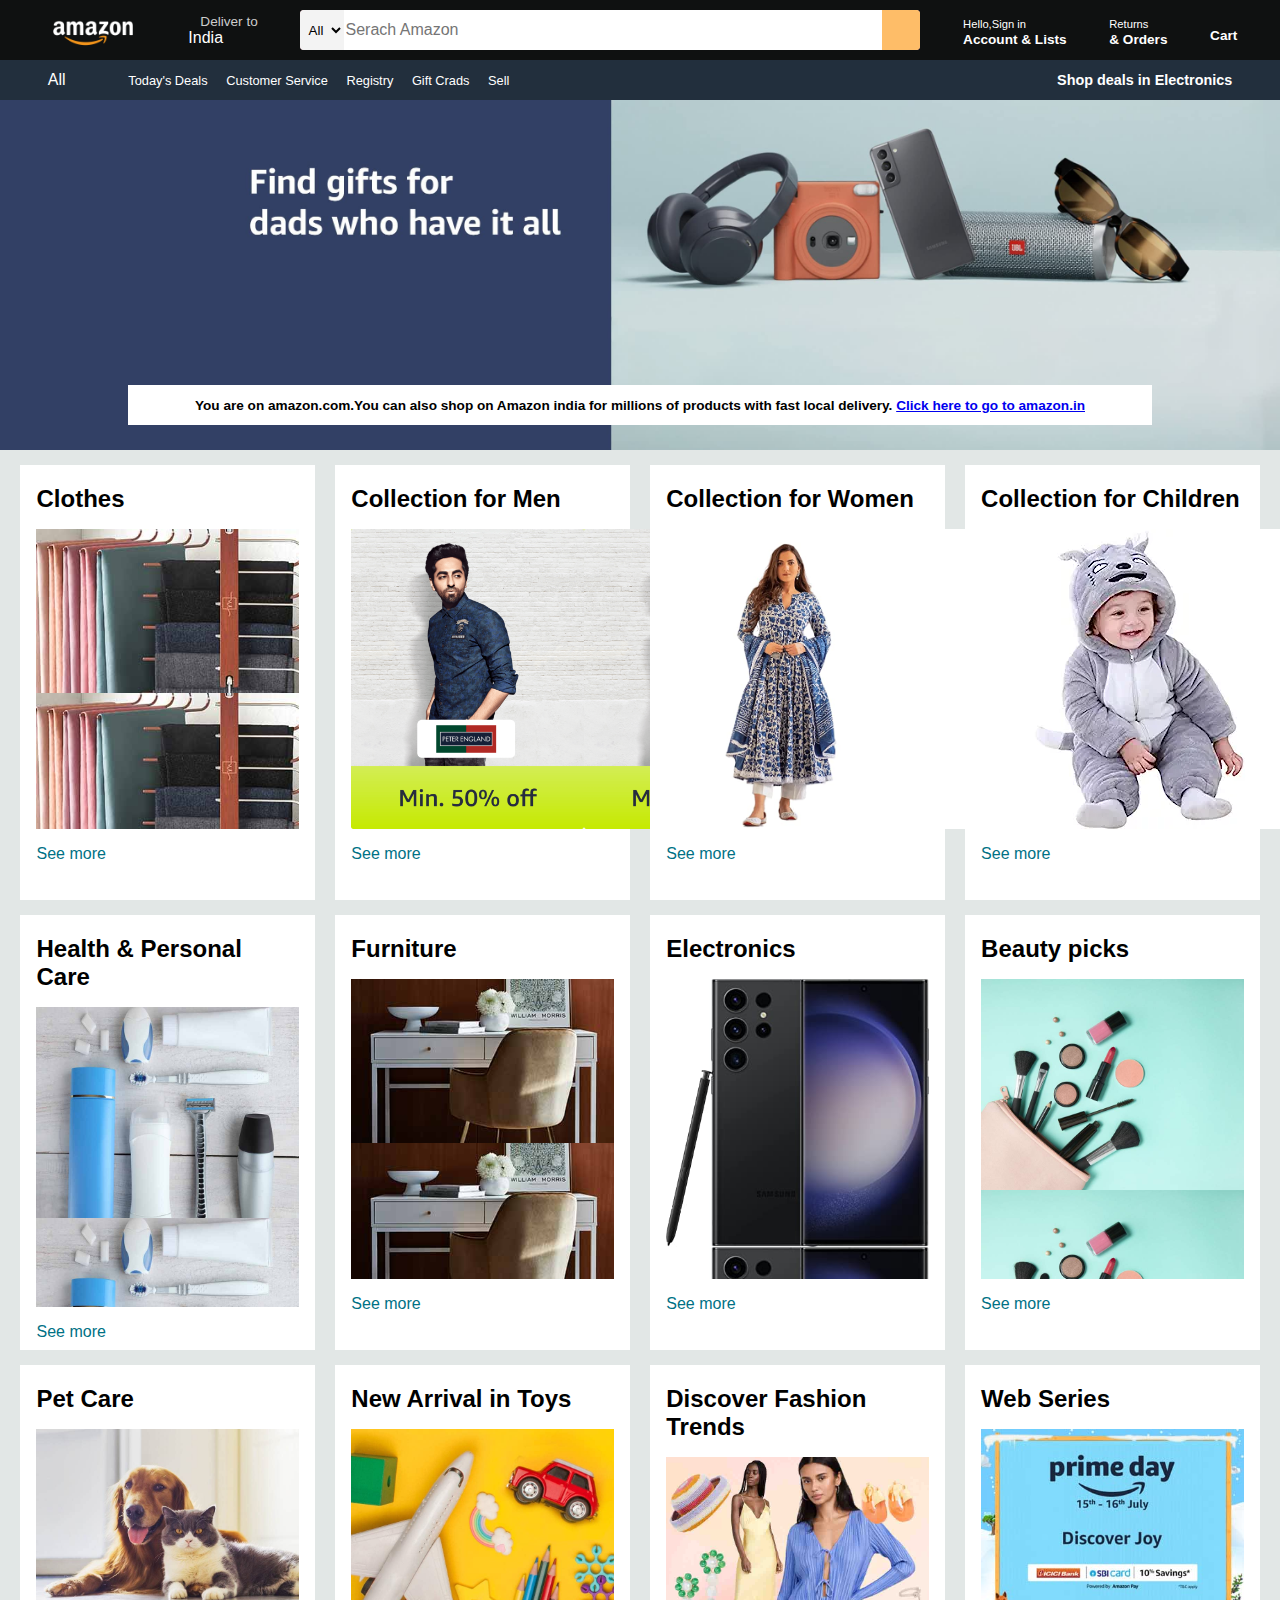
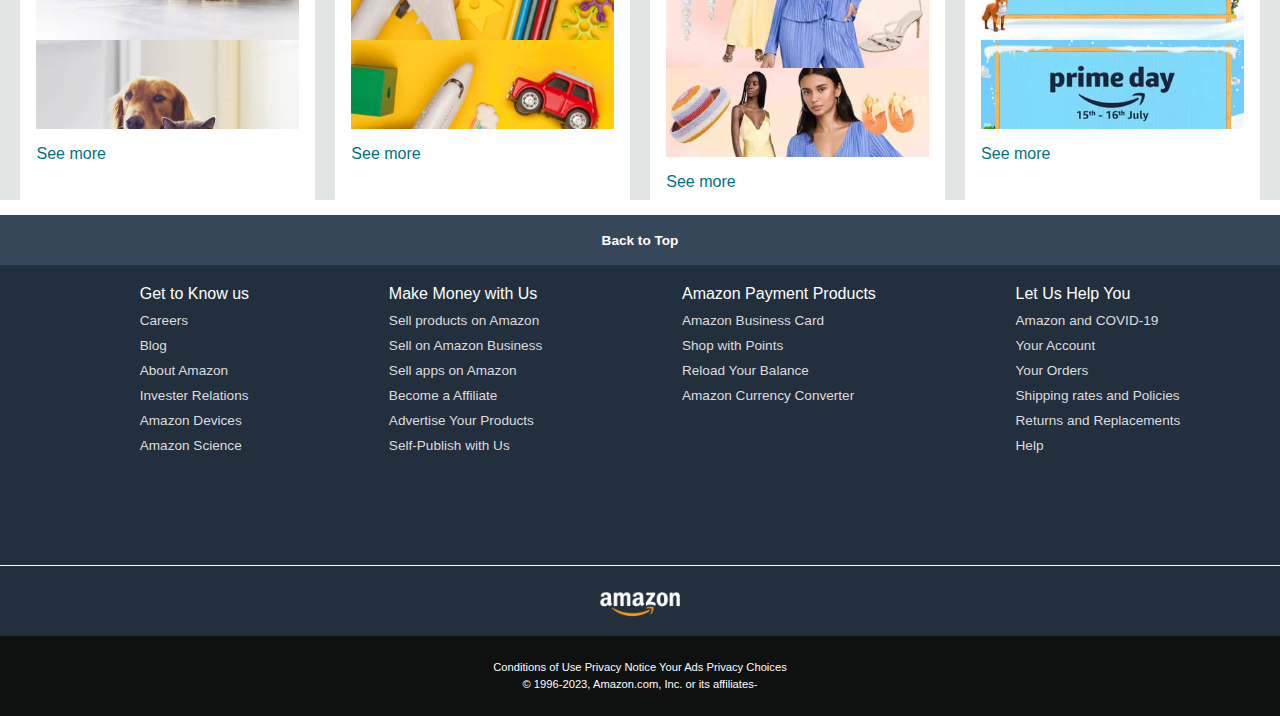
<file: Project-1_Clone/index.html>
<!DOCTYPE html>
<html lang="en">
<head>
    <meta charset="UTF-8">
    <meta name="viewport" content="width=device-width, initial-scale=1.0">
    <title>Amazon</title>
    <link rel="stylesheet" href="style.css">
    <link rel="stylesheet" href="https://cdnjs.cloudflare.com/ajax/libs/font-awesome/6.4.0/css/all.min.css" integrity="sha512-iecdLmaskl7CVkqkXNQ/ZH/XLlvWZOJyj7Yy7tcenmpD1ypASozpmT/E0iPtmFIB46ZmdtAc9eNBvH0H/ZpiBw==" crossorigin="anonymous" referrerpolicy="no-referrer" />
</head>
<body>
    <header>
        <div class="navbar">
            <div class="nav-logo border">
                <div class="logo"></div>
            </div>
            <div class="nav-address border">
                <p class="add-first">Deliver to</p>
                <div class="add-icon">
                    <i class="fa-solid fa-location-dot"></i>
                    <p class="add-second">India</p>
                </div>
            </div>
            <div class="nav-search">
                <select class="search-select">
                    <option>All</option>
                </select>
                <input placeholder="Serach Amazon" class="search-input">
                <div class="search-icon">
                    <i class="fa-solid fa-magnifying-glass"></i>
                </div>
            </div>

            <div class="nav-signin border">
                <p><span>Hello,Sign in</span> </p>
                <p class="nav-second">Account & Lists</p>
            </div>

            <div class="nav-return border">
                <p><span>Returns</span> </p>
                <p class="nav-second">& Orders</p>
            </div>

            <div class="nav-cart border">
                <i class="fa-solid fa-cart-shopping"></i>
                Cart
            </div>
        </div>
            <div class="panel">
                <div class="panel-all">
                    <i class="fa-solid fa-bars"></i>
                    All
                </div>
                <div class="panel-ops">
                    <p>Today's Deals</p>
                    <p>Customer Service</p>
                    <p>Registry</p>
                    <p>Gift Crads</p>
                    <p>Sell</p>
                </div>
                <div class="panel-deals border">
                    Shop deals in Electronics
                </div>
            </div>

    </header>

    <div class="hero-section">
        <div class="hero-msg">
            <p>You are on amazon.com.You can also shop on Amazon india for millions of products with fast local delivery. <a href="amazon.com">Click here to go to amazon.in</a> </p>
        </div>
    </div>

    <div class="shop-section">
        <div class=" box">
            <div class="box-content">
                <h2>Clothes</h2>
                <div class="box-img" style="background-image: url('box1_image.jpg');" ></div>
                <p>See more</p>
            </div>
        </div>
        <div class="box">
             <div class="box-content">
            <h2>Collection for Men</h2>
            <div class="box-img" style="background-image: url(men.png);  width: 300px";></div>
            <p>See more</p>
             </div>
        </div>
        <div class="box">
            <div class="box-content">
           <h2>Collection for Women</h2>
           <div class="box-img" style="background-image: url(women.jpg); width: 300px" ;></div>
           <p>See more</p>
            </div>
       </div>

       <div class="box">
        <div class="box-content">
       <h2>Collection for Children</h2>
       <div class="box-img" style="background-image: url(kid.webp); width: 300px" ></div>
       <p>See more</p>
        </div>
      </div>

      <div class="box">
      <div class="box-content">
      <h2>Health & Personal Care</h2>
      <div class="box-img" style="background-image: url('box2_image.jpg');"></div>
       <p>See more</p>
      </div>
     </div>

        <div class="box">
            <div class="box-content">
                <h2>Furniture</h2>
                <div class="box-img" style="background-image: url('box3_image.jpg');"></div>
                <p>See more</p>
            </div>
        </div>
        <div class="box">
            <div class="box-content">
                <h2>Electronics</h2>
                <div class="box-img" style="background-image: url('box4_image.jpg');"></div>
                <p>See more</p>
            </div>
        </div>

        <div class="box">
            <div class="box-content">
                <h2>Beauty picks</h2>
                <div class="box-img" style="background-image: url('box5_image.jpg');"></div>
                <p>See more</p>
            </div>
        </div>
        <div class="box">
             <div class="box-content">
            <h2>Pet Care</h2>
            <div class="box-img" style="background-image: url('box6_image.jpg');"></div>
            <p>See more</p>
             </div>
        </div>
        <div class="box">
            <div class="box-content">
                <h2>New Arrival in Toys</h2>
                <div class="box-img" style="background-image: url('box7_image.jpg');"></div>
                <p>See more</p>
            </div>
        </div>
        <div class="box">
            <div class="box-content">
                <h2>Discover Fashion Trends</h2>
                <div class="box-img" style="background-image: url('box8_image.jpg');"></div>
                <p>See more</p>
            </div>
        </div>
        <div class="box">
            <div class="box-content">
            <h2>Web Series</h2>
            <div class="box-img" style="background-image: url('web.jpg'); "></div>
            <p>See more</p>
             </div>
             </div>
    </div>

    <footer>
        <div class="foot-panel1">
            Back to Top
        </div>
    </footer>
    
    <div class="foot-panel2">
        <ul>
            <p>Get to Know us</p>
            <a>Careers</a>
            <a>Blog</a>
            <a>About Amazon</a>
            <a>Invester Relations</a>
            <a>Amazon Devices</a>
            <a>Amazon Science</a>
        </ul>
        <ul>
            <p>Make Money with Us</p>
            <a>Sell products on Amazon</a>
            <a>Sell on Amazon Business</a>
            <a>Sell apps on Amazon</a>
            <a>Become a Affiliate</a>
            <a>Advertise Your Products</a>
            <a>Self-Publish with Us</a>
        </ul>
        <ul>
            <p>Amazon Payment Products</p>
            <a>Amazon Business Card</a>
            <a>Shop with Points</a>
            <a>Reload Your Balance</a>
            <a>Amazon Currency Converter</a>
        </ul>
        <ul>
            <p>Let Us Help You</p>
            <a>Amazon and COVID-19</a>
            <a>Your Account</a>
            <a>Your Orders</a>
            <a>Shipping rates and Policies</a>
            <a>Returns and Replacements</a>
            <a>Help</a>
        </ul>
    </div>
   
    <div class="foot-panel3">
        <div class="logo">

        </div>
    </div>
    <div class="foot-panel4">
        <div class="pages">
            <a>Conditions of Use</a>
            <a>Privacy Notice</a>
            <a>Your Ads Privacy Choices</a>
        </div>
        <div class="copyright">
            © 1996-2023, Amazon.com, Inc. or its affiliates-
        </div>
    </div>

</body>
</html>
</file>
<file: Project-1_Clone/style.css>
*{
    margin: 0;
    font-family: Arial;
    border: border-box;
}
.navbar{
    height: 60px;
    background-color: #0f1111;
    color: white;
    display: flex;
    align-items: center;
    justify-content: space-evenly;
}
.nav-logo{
    height: 50px;
    width: 100px;
}
.logo{
    background-image: url(amazon_logo.png);
    background-size: cover;
    height: 50px;
    width: 100%;
}
.border{
    border: 1.5px transparent;
}
.border:hover{
    border: 1.5px solid white;
}
.add-first{
    color: #cccccc;
    font-size: 0.85rem;
    margin-left: 15px;

}
.add-second{
    font-size: 1rem;
    margin-left: 3px;
}
.add-icon{
    display: flex;
    align-items: center;
}
.nav-search{
    display: flex;
    justify-content: space-evenly;
    background-color: pink;
    width: 620px;
    height: 40px;
    border-radius: 4px;
}
.search-select{
    background-color: #f3f3f3;
    width: 50px;
    text-align: center;
    border-top-left-radius: 4px;
    border-bottom-left-radius: 4px;
    border: none;
    
}
.search-input{
    width: 100%;
    font-size: 1rem;
    border: none;
}
.search-icon{
    width: 45px;
    display: flex;
    justify-content: center;
    align-items: center;
    font-size: 1.2rem;
    background-color: #febd68;
    border-top-right-radius:4px ;
    border-bottom-right-radius: 4px;
    color: #0f1111;
}

.nav-search:hover{
    border: 2px solid orange;
}

span{
    font-size: 0.7rem;

}
.nav-second{
    font-size: 0.85rem;
    font-weight: 700;
}

.nav-cart i{
      font-size: 30px;

}
.nav-cart{
    font-size: 0.85rem;
    font-weight: 700;
}

.panel{
    height: 40px;
    background-color: #222f3d;
    display: flex;
    color: white;
    align-items: center;
    justify-content: space-evenly;
    
    
}
.panel-ops p{
    display: inline;
    margin-left: 15px;
}

.panel-ops{
    width: 70%;
    font-size: 0.8rem;

}
.panel-deals{
    font-size: 0.9rem;
    font-weight: 700;

}
.hero-section{
    background-image: url(hero_image.jpg);
    background-size: cover;
    height: 350px;
    display: flex;
    justify-content: center;
    align-items: flex-end;

   
}
.hero-msg{
    background-color: white;
    color: black;
    height: 40px;
    display: flex;
    align-items: center;
    justify-content: center;
    font-size: 0.85rem;
    width: 80%;
    margin-bottom: 25px;
    font-weight: 700;

}
.hero-msg a{
    columns: #007185;
}
.shop-section{
    display: flex;
    flex-wrap: wrap;
    justify-content: space-evenly;
    background-color: #e2e7e6;
}
.box{
    
    height: 100px;
    width: 23%;
    height: 400px;
    background-color: white;
    padding: 20px 0px 15px;
    margin-top: 15px;
}
.box-img{
    height: 300px;
    background-size: contain;
   margin-top: 1rem;
   margin-bottom: 1rem;

}
.box-content{
    margin-left: 1rem;
    margin-right: 1rem;
}
.box-content p{
    color: #007185;
}

footer{
    margin-top: 15px;
}
.foot-panel1{
    background-color: #37475a;
    color: white;
    height: 50px;
    display: flex;
    justify-content: center;
    align-items: center;
    font-size: 0.85rem;
    font-weight: 700;
}
.foot-panel2{
    background-color: #222f3d;
    color: white;
    height: 300px;
    display: flex;
    justify-content: space-evenly;
}

ul{
    margin-top: 20px;
}

ul a{
    display: block;
    font-size: 0.85rem;
    margin-top: 10px;
    color: #dddddd;
}

.foot-panel3{
    background-color: #222f3d;
    color: white;
    border-top: 0.5px solid white;
    height: 70px;
    display: flex;
    justify-content: center;
    align-items: center;
}

.logo{
    background-image: url(amazon_logo.png);
    background-size: cover;
    height: 50px;
    width: 100px;

}
.foot-panel4{
    background-color: #0f1111;
    color: white;
    height: 80px;
    font-size: 0.7rem;
    text-align: center;
    
}
.pages{
    padding-top: 25px;
}
.copyright{
    padding-top: 5px;
}
</file>
